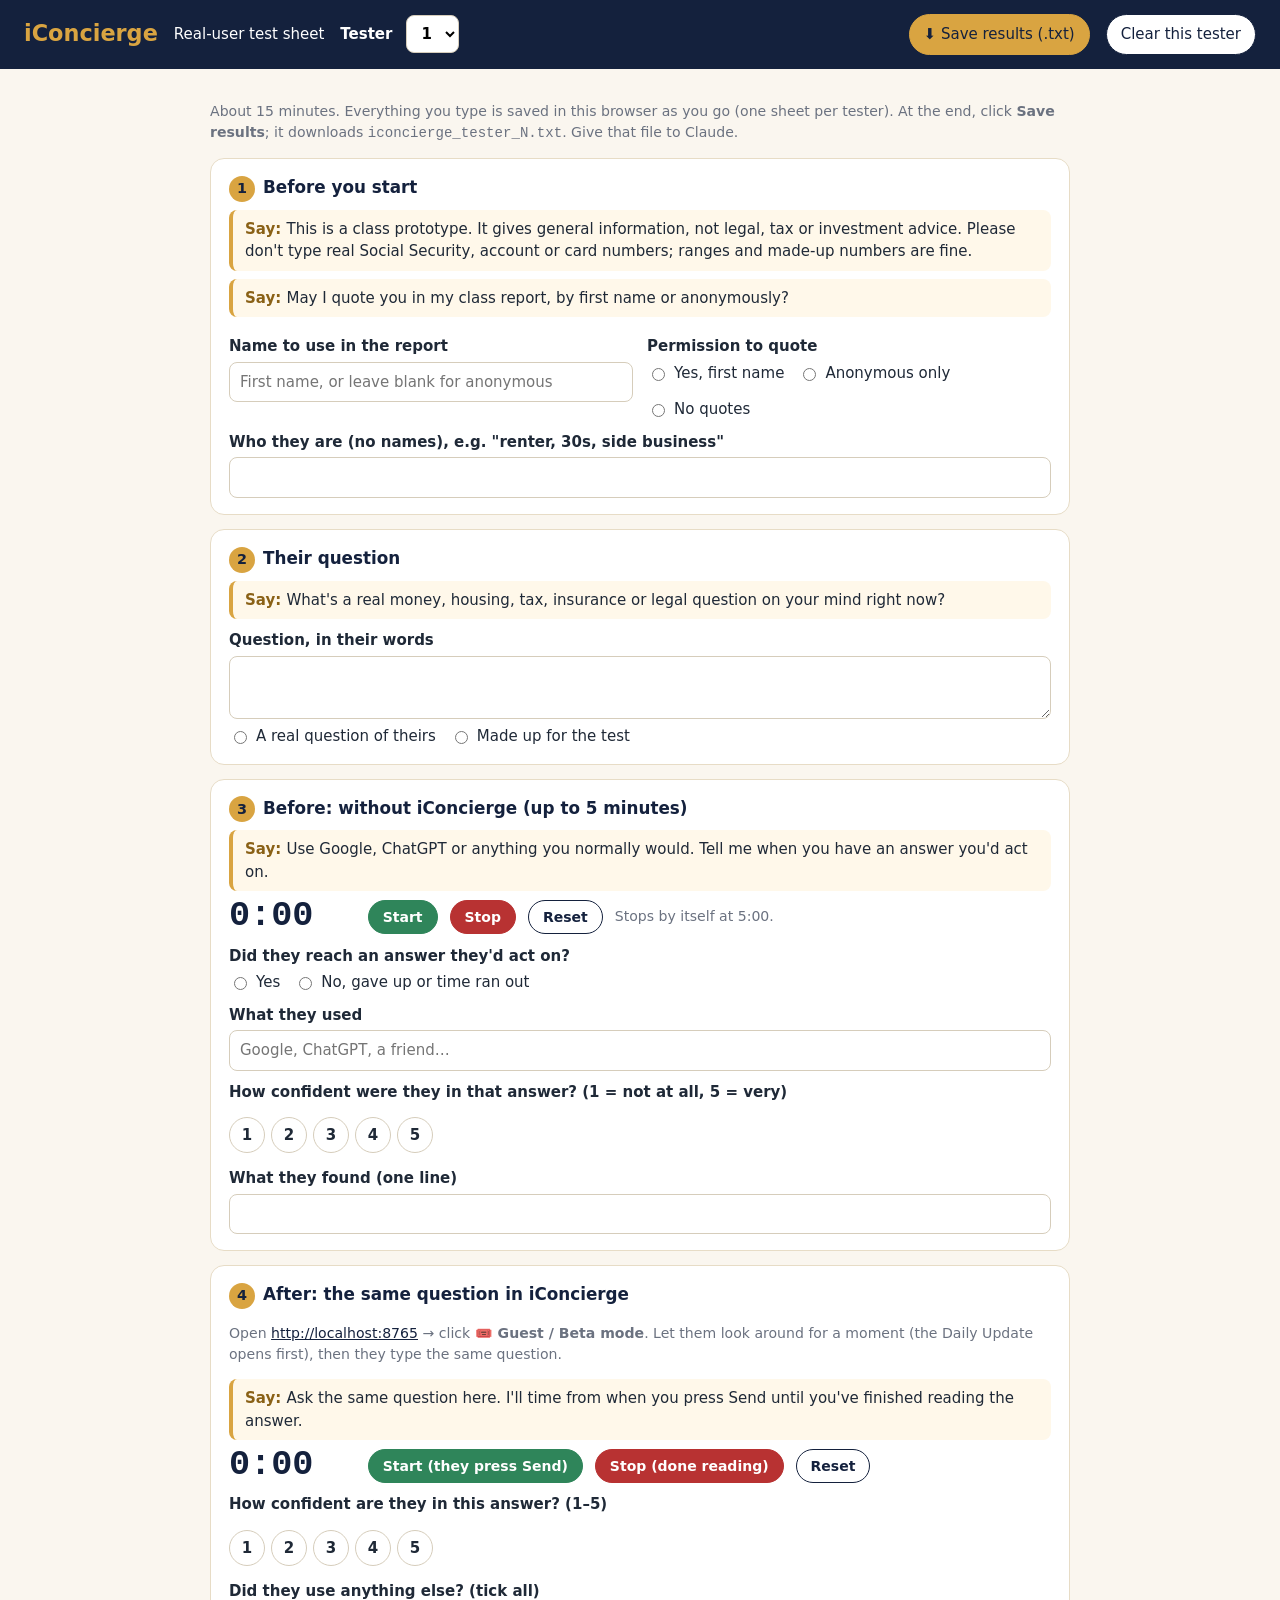
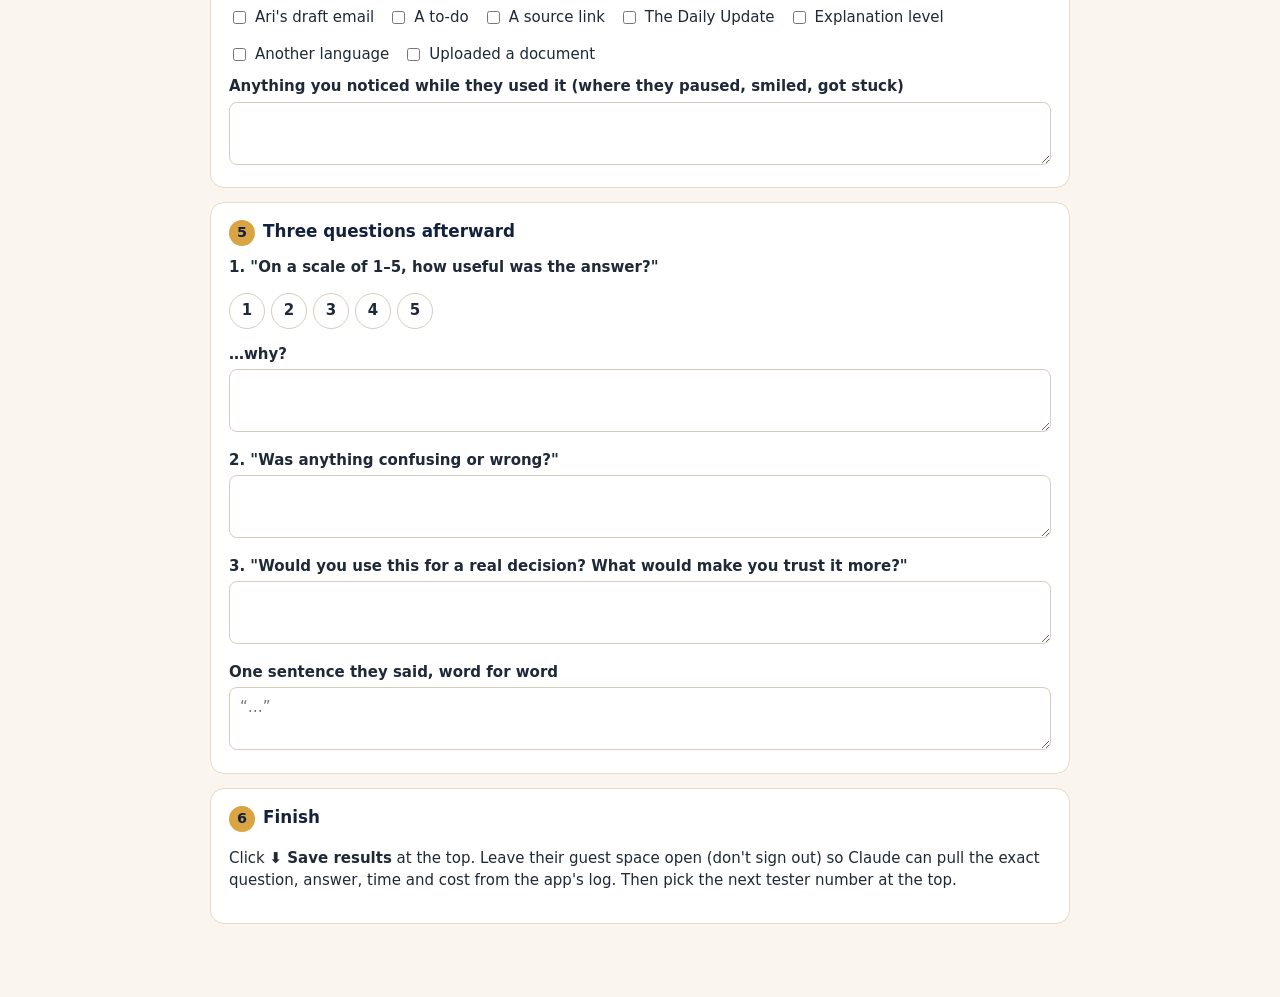
<file: docs/user_tests/tester_sheet.html>
<!doctype html>
<html lang="en">
<head>
<meta charset="utf-8">
<meta name="viewport" content="width=device-width, initial-scale=1">
<title>iConcierge · Real-user test sheet</title>
<style>
  :root { --navy: #14213d; --gold: #d9a441; --cream: #faf6ef; --line: #e7dcc6; --muted: #6b7280; --green: #2f855a; --red: #b83232; }
  * { box-sizing: border-box; }
  body { margin: 0; font: 15px/1.5 "Segoe UI", system-ui, sans-serif; background: var(--cream); color: #1f2937; }
  header { background: var(--navy); color: #fff; padding: 14px 24px; display: flex; align-items: center; gap: 16px; flex-wrap: wrap; }
  header b { color: var(--gold); font-size: 1.4rem; }
  header select, header button { font: inherit; }
  main { max-width: 900px; margin: 0 auto; padding: 18px 20px 60px; }
  section { background: #fff; border: 1px solid var(--line); border-radius: 14px; padding: 16px 18px; margin: 14px 0; }
  h2 { margin: 0 0 8px; font-size: 1.05rem; color: var(--navy); }
  h2 .step { display: inline-grid; place-items: center; width: 26px; height: 26px; border-radius: 50%; background: var(--gold); color: var(--navy); margin-right: 8px; font-size: .9rem; }
  .say { background: #fff8ea; border-left: 4px solid var(--gold); padding: 8px 12px; border-radius: 8px; margin: 8px 0; }
  .say::before { content: "Say: "; font-weight: 700; color: #8a6116; }
  label { display: block; font-weight: 600; margin: 10px 0 4px; }
  input[type=text], textarea, select { width: 100%; font: inherit; padding: 8px 10px; border: 1px solid #d6cdbb; border-radius: 8px; background: #fff; }
  textarea { min-height: 62px; resize: vertical; }
  .row { display: grid; grid-template-columns: 1fr 1fr; gap: 14px; }
  .inline { display: flex; gap: 14px; flex-wrap: wrap; align-items: center; font-weight: 400; }
  .inline label { display: inline-flex; gap: 6px; align-items: center; font-weight: 400; margin: 0; }
  .timer { display: flex; align-items: center; gap: 12px; flex-wrap: wrap; margin: 8px 0; }
  .clock { font: 700 2.2rem/1 ui-monospace, Consolas, monospace; color: var(--navy); min-width: 6ch; }
  .clock.over { color: var(--red); }
  button { font: 600 14px "Segoe UI", system-ui, sans-serif; padding: 8px 14px; border-radius: 999px; border: 1px solid var(--navy); background: #fff; color: var(--navy); cursor: pointer; }
  button.go { background: var(--green); border-color: var(--green); color: #fff; }
  button.stop { background: var(--red); border-color: var(--red); color: #fff; }
  button.gold { background: var(--gold); border-color: var(--gold); color: var(--navy); }
  .scale { display: flex; gap: 6px; }
  .scale input { display: none; }
  .scale span { display: inline-grid; place-items: center; width: 36px; height: 36px; border-radius: 50%; border: 1px solid #d6cdbb; cursor: pointer; }
  .scale input:checked + span { background: var(--navy); color: #fff; border-color: var(--navy); }
  .muted { color: var(--muted); font-size: .88rem; }
  .saved { color: var(--green); font-size: .85rem; }
  a { color: var(--navy); }
  @media print { header button, header select, .timer button, #actions { display: none; } section { break-inside: avoid; } }
</style>
</head>
<body>
<header>
  <b>iConcierge</b><span>Real-user test sheet</span>
  <label class="inline" style="margin:0;font-weight:600">Tester
    <select id="tester" style="width:auto"><option>1</option><option>2</option><option>3</option><option>4</option><option>5</option></select></label>
  <span class="saved" id="saved"></span>
  <span style="flex:1"></span>
  <button class="gold" id="download">⬇ Save results (.txt)</button>
  <button id="clear">Clear this tester</button>
</header>
<main>
  <p class="muted">About 15 minutes. Everything you type is saved in this browser as you go (one sheet per tester). At the end,
    click <b>Save results</b>; it downloads <code>iconcierge_tester_N.txt</code>. Give that file to Claude.</p>

  <section>
    <h2><span class="step">1</span>Before you start</h2>
    <div class="say">This is a class prototype. It gives general information, not legal, tax or investment advice. Please don't type
      real Social Security, account or card numbers; ranges and made-up numbers are fine.</div>
    <div class="say">May I quote you in my class report, by first name or anonymously?</div>
    <div class="row">
      <div><label for="name">Name to use in the report</label><input type="text" id="name" placeholder="First name, or leave blank for anonymous"></div>
      <div><label>Permission to quote</label>
        <div class="inline"><label><input type="radio" name="permission" value="first name">Yes, first name</label>
          <label><input type="radio" name="permission" value="anonymous">Anonymous only</label>
          <label><input type="radio" name="permission" value="no">No quotes</label></div></div>
    </div>
    <label for="who">Who they are (no names), e.g. "renter, 30s, side business"</label><input type="text" id="who">
  </section>

  <section>
    <h2><span class="step">2</span>Their question</h2>
    <div class="say">What's a real money, housing, tax, insurance or legal question on your mind right now?</div>
    <label for="question">Question, in their words</label><textarea id="question"></textarea>
    <div class="inline"><label><input type="radio" name="real" value="real">A real question of theirs</label>
      <label><input type="radio" name="real" value="made up">Made up for the test</label></div>
  </section>

  <section>
    <h2><span class="step">3</span>Before: without iConcierge (up to 5 minutes)</h2>
    <div class="say">Use Google, ChatGPT or anything you normally would. Tell me when you have an answer you'd act on.</div>
    <div class="timer"><span class="clock" id="c-before">0:00</span>
      <button class="go" data-start="before">Start</button><button class="stop" data-stop="before">Stop</button><button data-reset="before">Reset</button>
      <span class="muted">Stops by itself at 5:00.</span></div>
    <label>Did they reach an answer they'd act on?</label>
    <div class="inline"><label><input type="radio" name="before_answer" value="yes">Yes</label><label><input type="radio" name="before_answer" value="no, gave up / time ran out">No, gave up or time ran out</label></div>
    <label for="before_tool">What they used</label><input type="text" id="before_tool" placeholder="Google, ChatGPT, a friend…">
    <label>How confident were they in that answer? (1 = not at all, 5 = very)</label><div class="scale" data-scale="before_conf"></div>
    <label for="before_notes">What they found (one line)</label><input type="text" id="before_notes">
  </section>

  <section>
    <h2><span class="step">4</span>After: the same question in iConcierge</h2>
    <p class="muted">Open <a href="http://localhost:8765" target="_blank">http://localhost:8765</a> → click <b>🎟️ Guest / Beta mode</b>.
      Let them look around for a moment (the Daily Update opens first), then they type the same question.</p>
    <div class="say">Ask the same question here. I'll time from when you press Send until you've finished reading the answer.</div>
    <div class="timer"><span class="clock" id="c-after">0:00</span>
      <button class="go" data-start="after">Start (they press Send)</button><button class="stop" data-stop="after">Stop (done reading)</button><button data-reset="after">Reset</button></div>
    <label>How confident are they in this answer? (1–5)</label><div class="scale" data-scale="after_conf"></div>
    <label>Did they use anything else? (tick all)</label>
    <div class="inline"><label><input type="checkbox" name="used" value="Ari's draft email">Ari's draft email</label>
      <label><input type="checkbox" name="used" value="a to-do">A to-do</label>
      <label><input type="checkbox" name="used" value="a source link">A source link</label>
      <label><input type="checkbox" name="used" value="the Daily Update">The Daily Update</label>
      <label><input type="checkbox" name="used" value="explanation level">Explanation level</label>
      <label><input type="checkbox" name="used" value="another language">Another language</label>
      <label><input type="checkbox" name="used" value="uploaded a document">Uploaded a document</label></div>
    <label for="watched">Anything you noticed while they used it (where they paused, smiled, got stuck)</label><textarea id="watched"></textarea>
  </section>

  <section>
    <h2><span class="step">5</span>Three questions afterward</h2>
    <label>1. "On a scale of 1–5, how useful was the answer?"</label><div class="scale" data-scale="useful"></div>
    <label for="useful_why">…why?</label><textarea id="useful_why"></textarea>
    <label for="confusing">2. "Was anything confusing or wrong?"</label><textarea id="confusing"></textarea>
    <label for="trust">3. "Would you use this for a real decision? What would make you trust it more?"</label><textarea id="trust"></textarea>
    <label for="quote">One sentence they said, word for word</label><textarea id="quote" placeholder="“…”"></textarea>
  </section>

  <section id="actions">
    <h2><span class="step">6</span>Finish</h2>
    <p>Click <b>⬇ Save results</b> at the top. Leave their guest space open (don't sign out) so Claude can pull the exact
      question, answer, time and cost from the app's log. Then pick the next tester number at the top.</p>
  </section>
</main>
<script>
const FIELDS = ["name", "who", "question", "before_tool", "before_notes", "watched", "useful_why", "confusing", "trust", "quote"];
const RADIOS = ["permission", "real", "before_answer", "before_conf", "after_conf", "useful"];
const timers = { before: { ms: 0, t0: 0, cap: 5 * 60 * 1000 }, after: { ms: 0, t0: 0, cap: 0 } };
const $ = s => document.querySelector(s);
const key = () => "ic_tester_" + $("#tester").value;

document.querySelectorAll("[data-scale]").forEach(box => {
  box.className = "scale";
  box.innerHTML = [1, 2, 3, 4, 5].map(n => `<label><input type="radio" name="${box.dataset.scale}" value="${n}"><span>${n}</span></label>`).join("");
});

function fmt(ms) { const s = Math.floor(ms / 1000); return `${Math.floor(s / 60)}:${String(s % 60).padStart(2, "0")}`; }
function elapsed(id) { const t = timers[id]; return t.ms + (t.t0 ? Date.now() - t.t0 : 0); }
function tick() {
  for (const id of ["before", "after"]) {
    const t = timers[id];
    if (t.t0 && t.cap && elapsed(id) >= t.cap) { t.ms = t.cap; t.t0 = 0; save(); }
    const el = $("#c-" + id);
    el.textContent = fmt(elapsed(id));
    el.classList.toggle("over", !!t.cap && elapsed(id) >= t.cap);
  }
  requestAnimationFrame(tick);
}
document.querySelectorAll("[data-start]").forEach(b => b.onclick = () => { const t = timers[b.dataset.start]; if (!t.t0) t.t0 = Date.now(); save(); });
document.querySelectorAll("[data-stop]").forEach(b => b.onclick = () => { const t = timers[b.dataset.stop]; if (t.t0) { t.ms += Date.now() - t.t0; t.t0 = 0; } save(); });
document.querySelectorAll("[data-reset]").forEach(b => b.onclick = () => { timers[b.dataset.reset] = { ...timers[b.dataset.reset], ms: 0, t0: 0 }; save(); });

function collect() {
  const d = { tester: $("#tester").value, saved_at: new Date().toISOString(), before_ms: elapsed("before"), after_ms: elapsed("after"),
              before_running: timers.before.t0, after_running: timers.after.t0, before_base: timers.before.ms, after_base: timers.after.ms };
  FIELDS.forEach(f => d[f] = $("#" + f).value);
  RADIOS.forEach(r => d[r] = (document.querySelector(`input[name="${r}"]:checked`) || {}).value || "");
  d.used = [...document.querySelectorAll('input[name="used"]:checked')].map(c => c.value);
  return d;
}
function save() {
  localStorage.setItem(key(), JSON.stringify(collect()));
  $("#saved").textContent = "Saved ✓ " + new Date().toLocaleTimeString();
}
function load() {
  const d = JSON.parse(localStorage.getItem(key()) || "{}");
  FIELDS.forEach(f => $("#" + f).value = d[f] || "");
  RADIOS.forEach(r => document.querySelectorAll(`input[name="${r}"]`).forEach(i => i.checked = i.value === d[r]));
  document.querySelectorAll('input[name="used"]').forEach(c => c.checked = (d.used || []).includes(c.value));
  timers.before.ms = d.before_base || 0; timers.before.t0 = d.before_running || 0;
  timers.after.ms = d.after_base || 0; timers.after.t0 = d.after_running || 0;
  $("#saved").textContent = d.saved_at ? "Loaded tester " + $("#tester").value : "";
}
document.addEventListener("input", e => { if (e.target.id !== "tester") save(); });
$("#tester").onchange = load;
$("#clear").onclick = () => { if (confirm("Clear everything for tester " + $("#tester").value + "?")) { localStorage.removeItem(key()); load(); } };
$("#download").onclick = () => {
  save();
  const d = collect();
  const txt = [
    `iConcierge real-user test · tester ${d.tester} · saved ${d.saved_at}`,
    `Name for report: ${d.name || "(anonymous)"} · permission to quote: ${d.permission || "(not asked)"}`,
    `Who: ${d.who}`, ``,
    `Question (${d.real || "?"}): ${d.question}`, ``,
    `BEFORE (no iConcierge): ${fmt(d.before_ms)} · answer they'd act on: ${d.before_answer || "?"} · confidence ${d.before_conf || "?"}/5`,
    `  used: ${d.before_tool}`, `  found: ${d.before_notes}`, ``,
    `AFTER (iConcierge): ${fmt(d.after_ms)} from Send to done reading · confidence ${d.after_conf || "?"}/5`,
    `  also used: ${d.used.join(", ") || "nothing else"}`, `  observed: ${d.watched}`, ``,
    `Usefulness: ${d.useful || "?"}/5 · why: ${d.useful_why}`,
    `Confusing or wrong: ${d.confusing}`,
    `Real decision / trust: ${d.trust}`,
    `Quote: ${d.quote}`, ``,
    `RAW: ${JSON.stringify(d)}`,
  ].join("\n");
  const a = document.createElement("a");
  a.href = URL.createObjectURL(new Blob([txt], { type: "text/plain" }));
  a.download = `iconcierge_tester_${d.tester}.txt`;
  a.click();
};
load();
tick();
</script>
</body>
</html>
</file>
